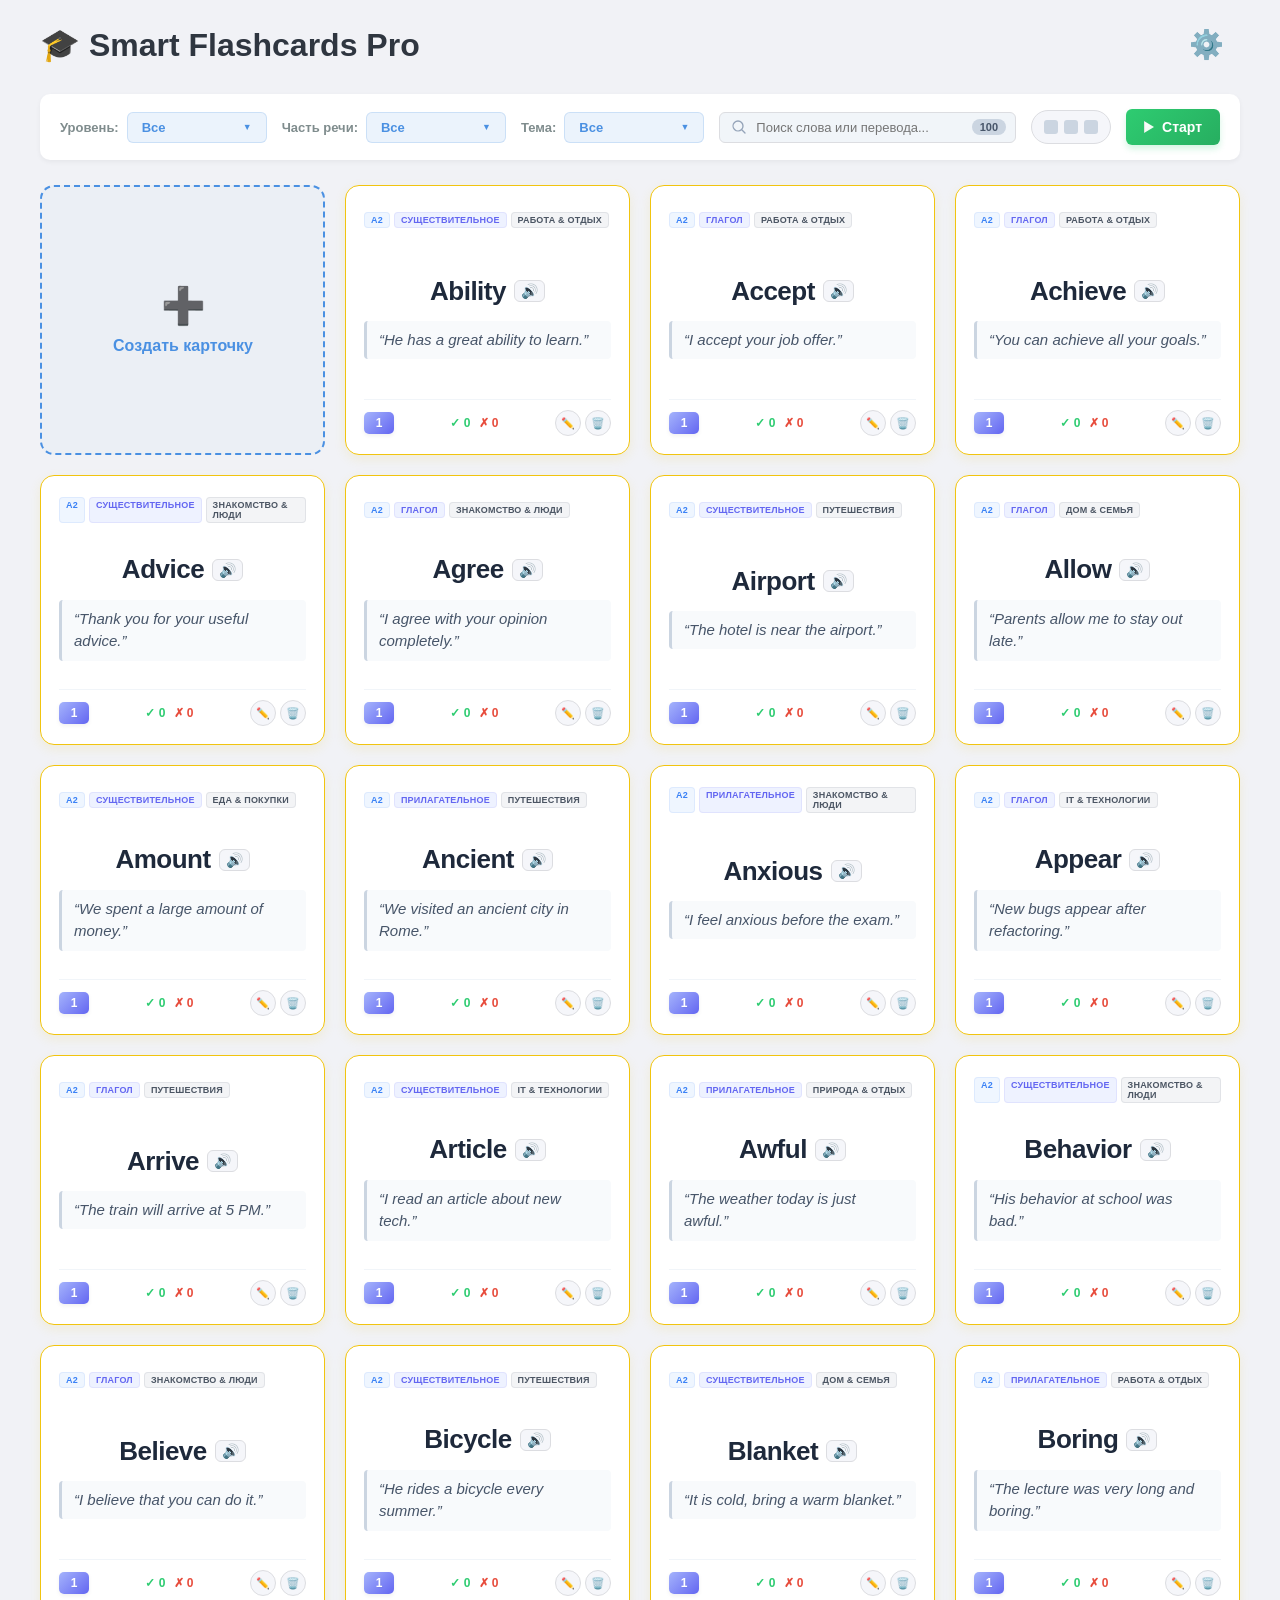
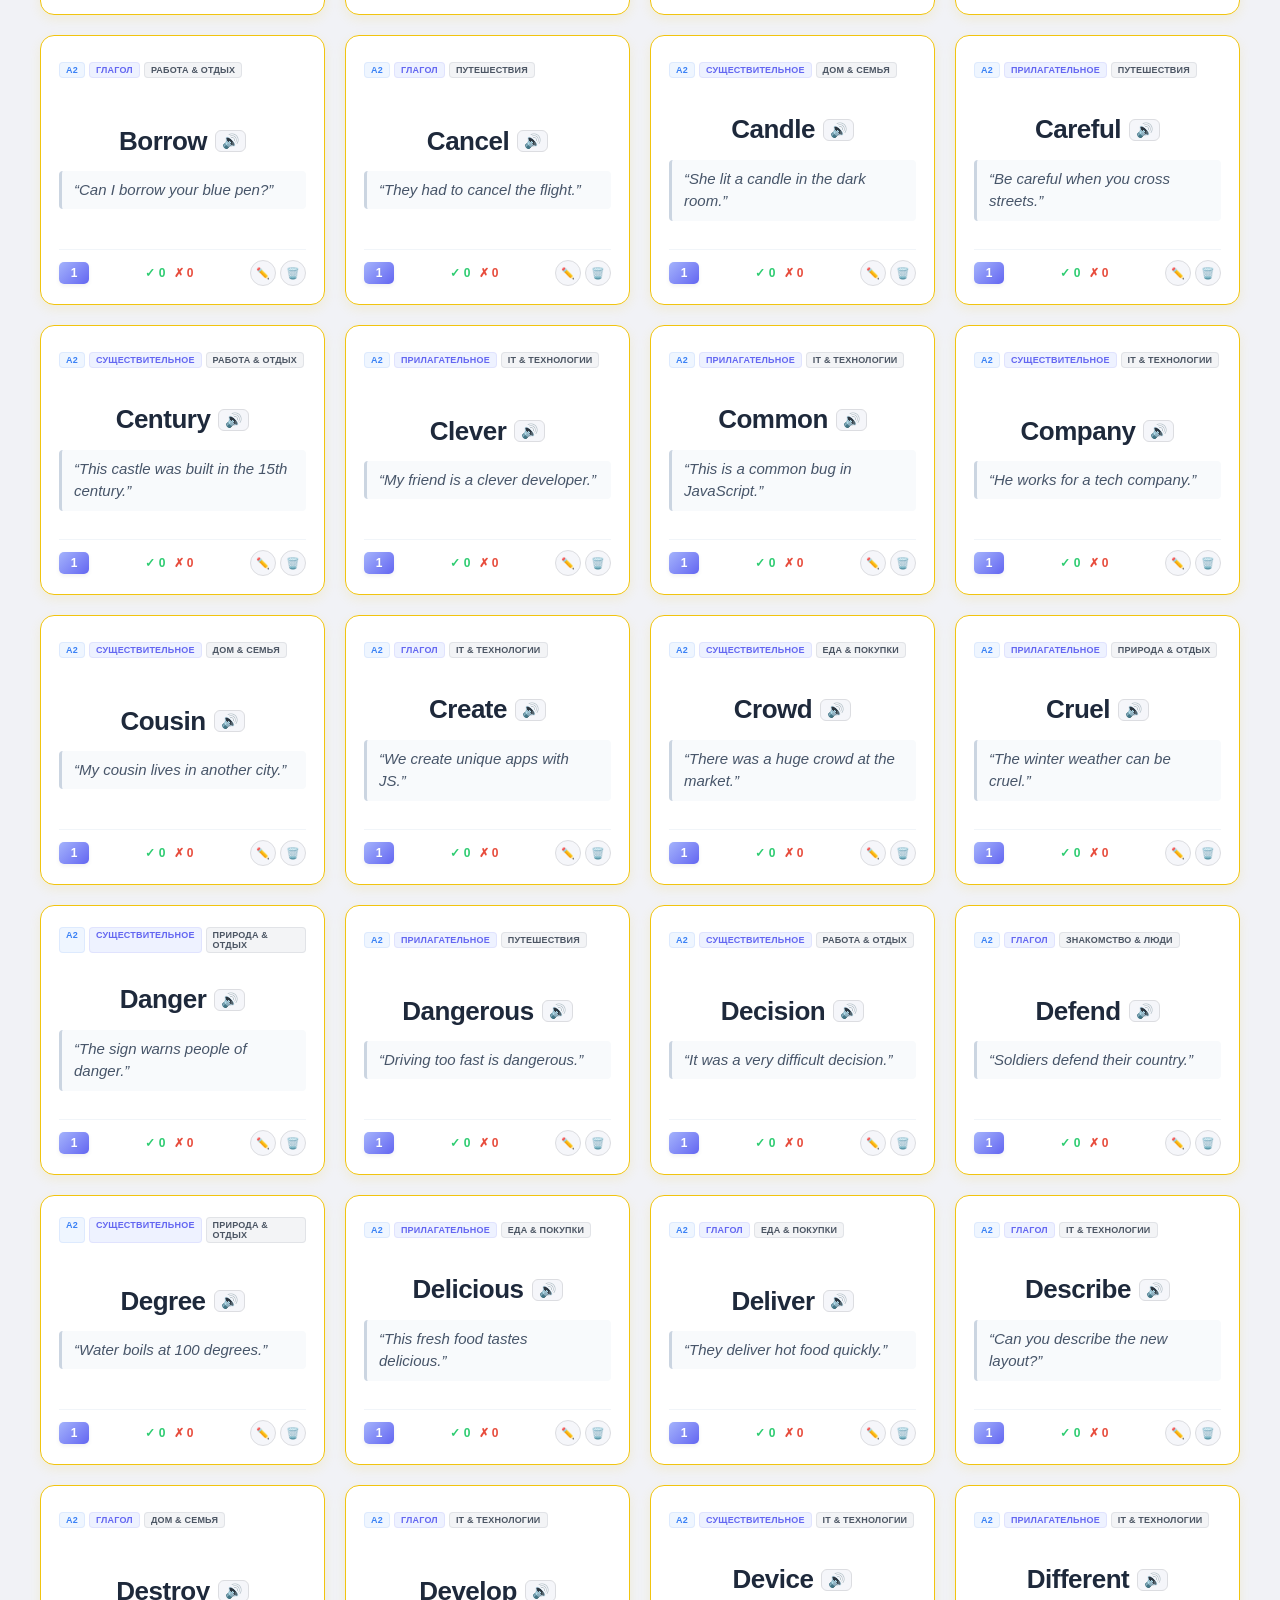
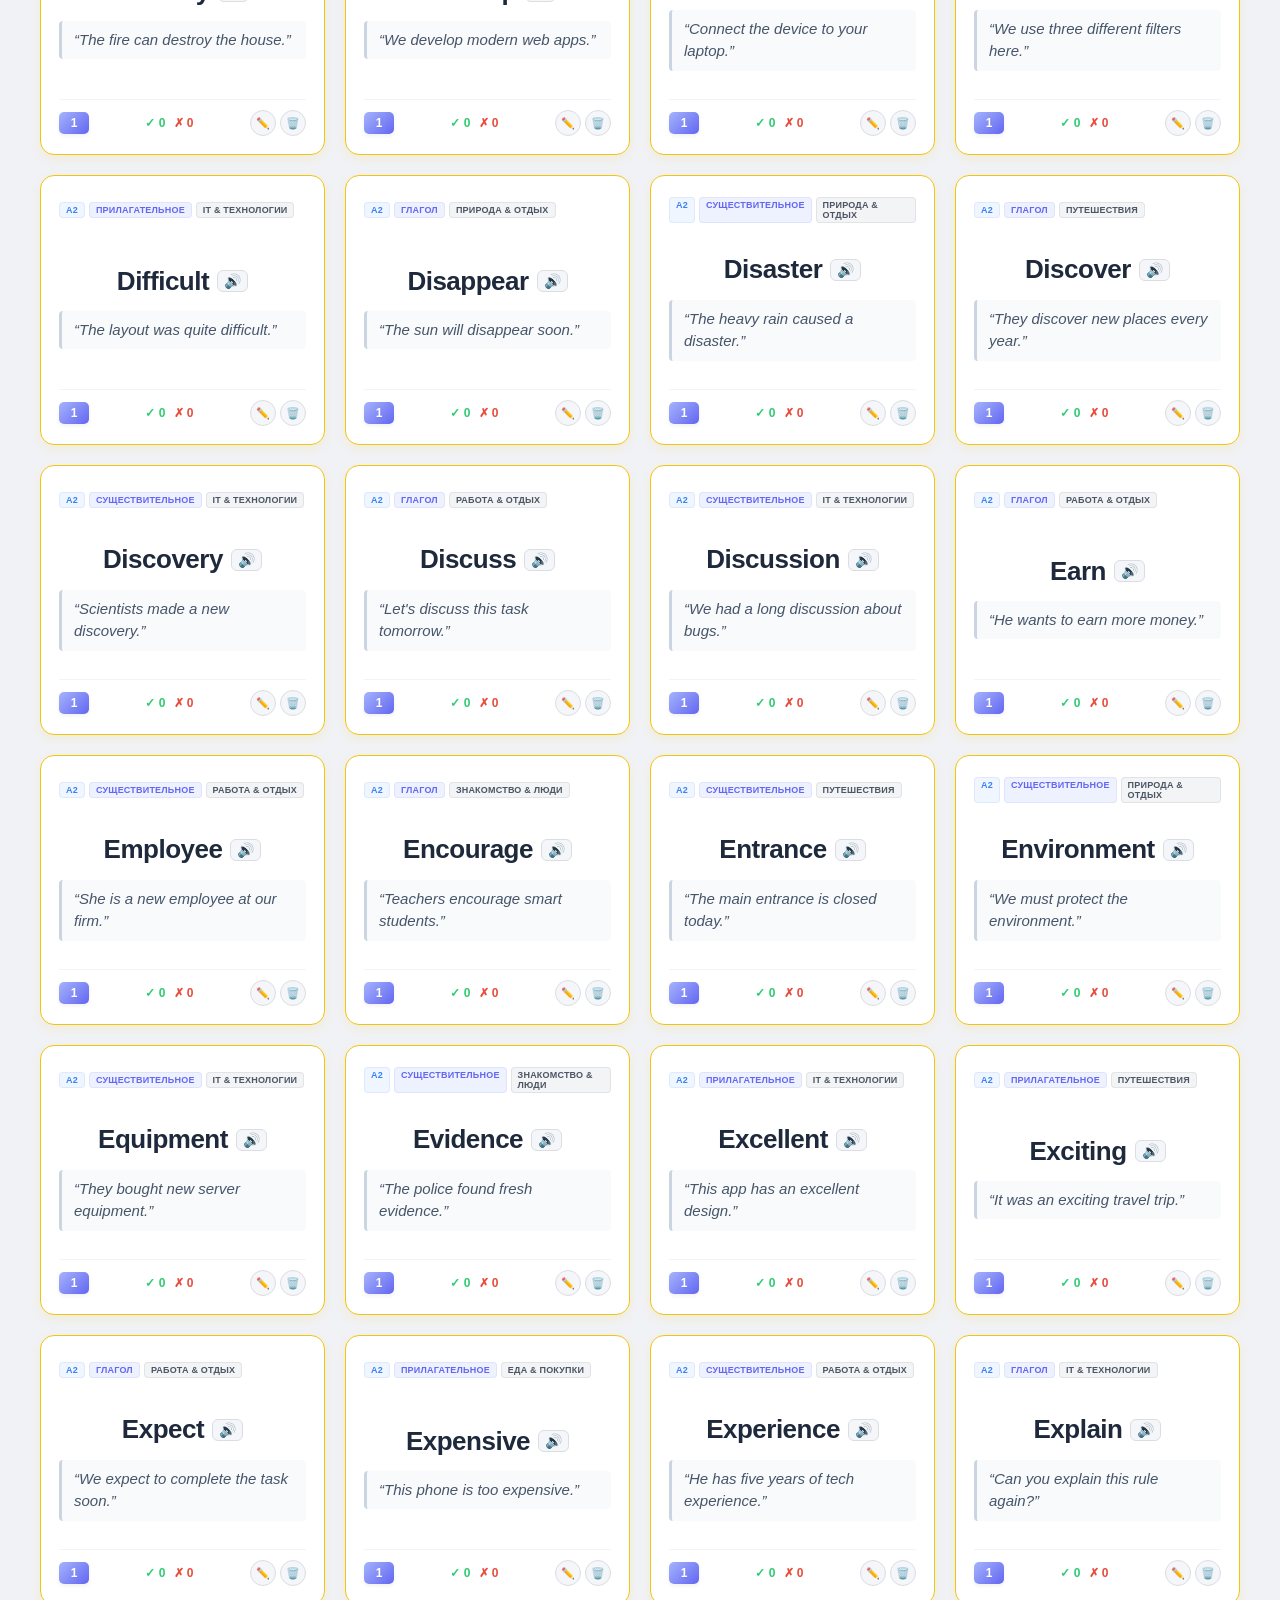
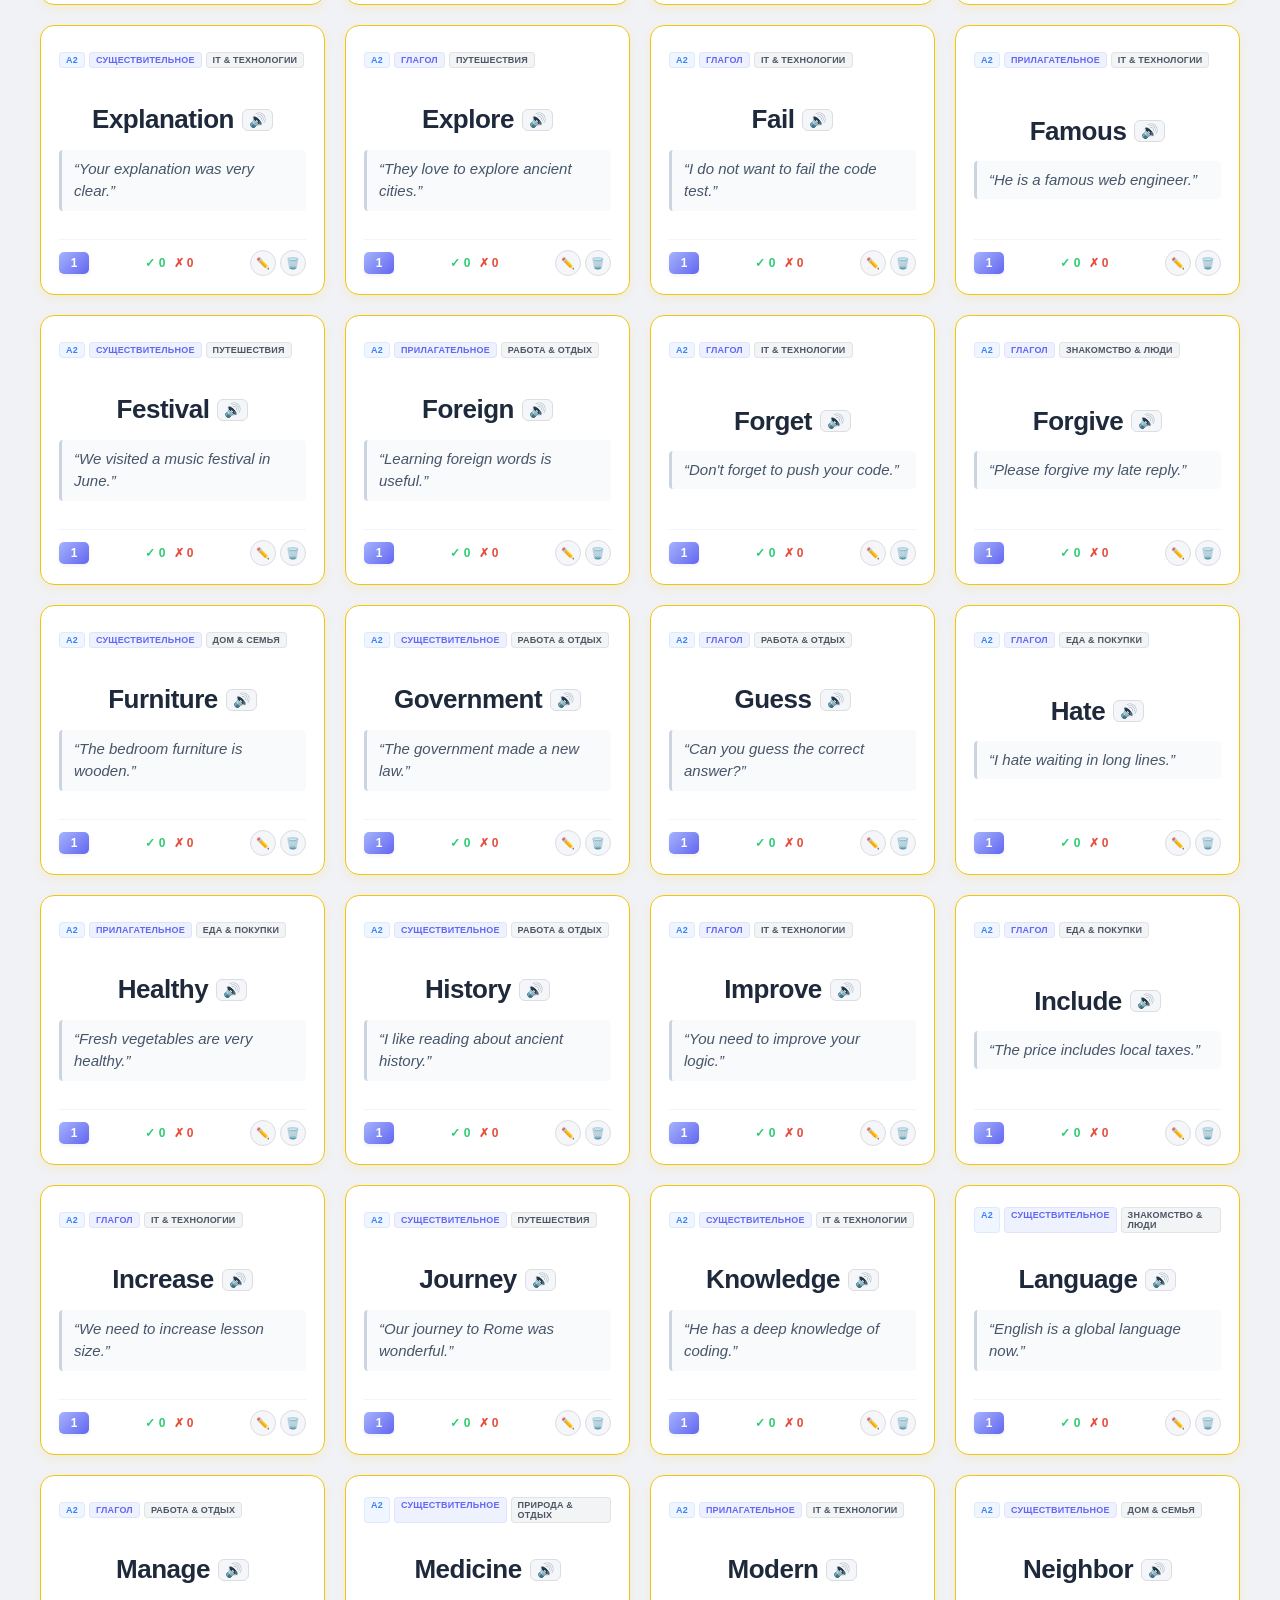
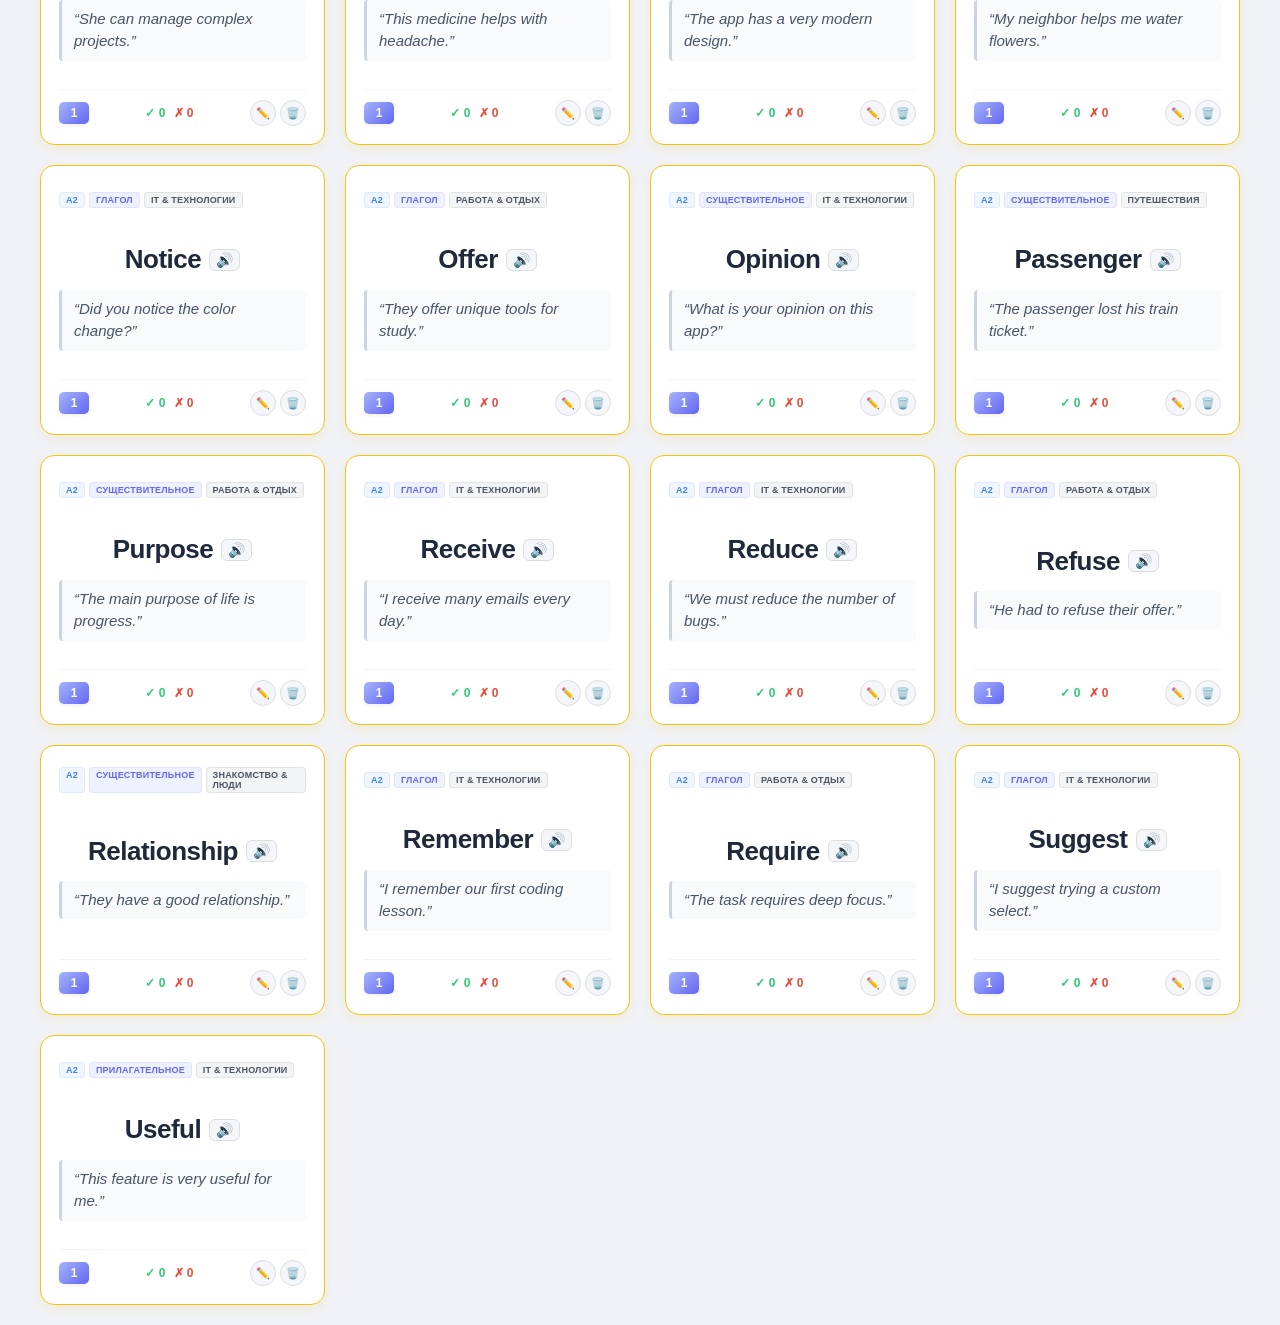
<file: index.html>
<!DOCTYPE html>
<html lang="ru">
<head>
    <meta charset="UTF-8">
    <meta name="viewport" content="width=device-width, initial-scale=1.0">
    <title>Smart Flashcards Pro — Умные карточки</title>
    <link rel="icon" type="image/png" href="./icons8-graduation-cap-96.png">
    
    <link rel="stylesheet" href="theme.css">
    <link rel="stylesheet" href="layout.css">
    <link rel="stylesheet" href="components.css">
    <link rel="stylesheet" href="modals-lesson.css">
</head>
<body>

    <div class="container">
        <!-- Шапка приложения с кнопкой настроек -->
        <header class="app-header">
            <h1>🎓 Smart Flashcards Pro</h1>
            <div class="settings-menu-container">
                <button class="settings-toggle-btn" onclick="UiManager.toggleSettingsMenu(event)">⚙️</button>
                <div class="settings-dropdown" id="settingsDropdown">
                    <div class="settings-item">
                        <label for="lessonSizeSelect">Карточек в уроке:</label>
                        <select id="lessonSizeSelect" onchange="StorageModule.saveLessonSize(this.value)">
                            <option value="5">5</option>
                            <option value="10" selected>10</option>
                            <option value="15">15</option>
                            <option value="20">20</option>
                            <option value="25">25</option>
                        </select>
                    </div>
                    <hr>
                    <button onclick="exportData()">💾 Экспорт данных</button>
                    <input type="file" id="importFileInput" accept=".json" style="display: none;" onchange="importData(event)">
                    <button onclick="document.getElementById('importFileInput').click()">📂 Импорт данных</button>
                </div>
            </div>
        </header>

        <!-- 1. Панель управления (Тройные фильтры + ПОИСК + Прогресс) -->
        <div class="filter-zone" id="controlZone">
            <div class="filter-group">
                <span class="filter-label">Уровень:</span>
                <div class="custom-select-container filter-level-container" id="customSelectContainerLevel">
                    <button class="custom-select-trigger" onclick="UiComboBox.toggleSelect(event, 'customSelectContainerLevel')">
                        <span id="customSelectValueLevel">Все</span><span class="custom-select-arrow">▼</span>
                    </button>
                    <div class="custom-select-options" id="filterLevelOptions"></div>
                </div>
            </div>

            <div class="filter-group">
                <span class="filter-label">Часть речи:</span>
                <div class="custom-select-container filter-partOfSpeech-container" id="customSelectContainerPos">
                    <button class="custom-select-trigger" onclick="UiComboBox.toggleSelect(event, 'customSelectContainerPos')">
                        <span id="customSelectValuePartOfSpeech">Все</span><span class="custom-select-arrow">▼</span>
                    </button>
                    <div class="custom-select-options" id="filterPosOptions"></div>
                </div>
            </div>

            <div class="filter-group">
                <span class="filter-label">Тема:</span>
                <div class="custom-select-container filter-topic-container" id="customSelectContainerTopic">
                    <button class="custom-select-trigger" onclick="UiComboBox.toggleSelect(event, 'customSelectContainerTopic')">
                        <span id="customSelectValueTopic">Все</span><span class="custom-select-arrow">▼</span>
                    </button>
                    <div class="custom-select-options" id="filterTopicOptions"></div>
                </div>
            </div>

            
            <div class="search-group">
                <div class="search-input-wrapper">
                    <!-- Векторная современная лупа (SVG) -->
                    <svg class="search-icon-svg" xmlns="http://w3.org" fill="none" viewBox="0 0 24 24" stroke-width="2" stroke="currentColor">
                        <path stroke-linecap="round" stroke-linejoin="round" d="m21 21-5.197-5.197m0 0A7.5 7.5 0 1 0 5.196 5.196a7.5 7.5 0 0 0 10.604 10.604Z" />
                    </svg>
                    
                    <!-- Поле поиска без текстового эмодзи -->
                    <input type="text" id="appSearchInput" placeholder="Поиск слова или перевода..." oninput="UiCardsRenderer.renderCards()" autocomplete="off">
                    
                    <!-- Счетчик количества -->
                    <span id="searchCounterBadge" class="search-counter-badge">0</span>
                </div>
            </div>


            <div class="daily-progress-box">
                <div class="progress-cubes" id="dailyCubes"></div>
            </div>

            <div class="test-action-group">
                <button class="success-btn" onclick="startLesson()">Старт</button>
            </div>
        </div>

        <!-- 2. Сетка карточек -->
        <div class="grid" id="cardsGrid"></div>

        <!-- Сюда JS динамически внедрит компоненты -->
        <div id="dynamicLessonBoxContainer"></div>
        <div id="dynamicModalContainer"></div>
    </div>

    <script src="storage.js"></script>
    <script src="api.js"></script>
    <script src="lesson-builder.js"></script>
    <script src="lesson-validator.js"></script>
    <script src="lesson-engine.js"></script>
    <script src="ui-core.js"></script>
    <script src="ui-combobox.js"></script>
    <script src="ui-cards-renderer.js"></script>
    <script src="form-handler.js"></script>
    <script src="app.js"></script>
</body>
</html>
</file>
<file: theme.css>
/* Глобальные переменные и системные стили (Theme & Base) */

:root {
    --primary-color: #4a90e2;
    --secondary-color: #f5f6fa;
    --success-color: #2ecc71;
    --danger-color: #e74c3c;
    --text-color: #2f3640;
    --border-color: #dcdde1;
    --bg-color: #f1f2f6;
    --card-bg: #ffffff;
}

* {
    box-sizing: border-box;
    margin: 0;
    padding: 0;
    font-family: 'Segoe UI', Tahoma, Geneva, Verdana, sans-serif;
}

body {
    background-color: var(--bg-color);
    color: var(--text-color);
    padding: 20px;
}

.container {
    max-width: 1200px;
    margin: 0 auto;
}

hr {
    border: none;
    border-top: 1px solid var(--border-color);
}
</file>
<file: layout.css>
/* Макет, фильтры и элементы управления (Layout & Controls) */

/* Шапка приложения */
.app-header {
    display: flex;
    justify-content: space-between;
    align-items: center;
    margin-bottom: 25px;
}

/* Контейнер настроек (Шестеренка) */
.settings-menu-container {
    position: relative;
}

.settings-toggle-btn {
    background: none;
    border: none;
    font-size: 28px;
    cursor: pointer;
    transition: transform 0.3s ease;
}

.settings-toggle-btn:hover { 
    transform: rotate(45deg); 
}

.settings-dropdown {
    display: none;
    position: absolute;
    right: 0;
    top: 40px;
    background-color: var(--card-bg);
    border: 1px solid var(--border-color);
    border-radius: 8px;
    box-shadow: 0 4px 12px rgba(0,0,0,0.15);
    z-index: 100;
    min-width: 180px;
    overflow: hidden;
}

.settings-dropdown.active { 
    display: block; 
}

.settings-dropdown button {
    display: block;
    width: 100%;
    padding: 12px 16px;
    border: none;
    background: none;
    text-align: left;
    cursor: pointer;
    font-size: 14px;
    color: var(--text-color);
    transition: background 0.2s ease;
}

.settings-dropdown button:hover { 
    background-color: var(--secondary-color); 
}

.settings-item {
    padding: 12px 16px;
    font-size: 13px;
    display: flex;
    flex-direction: column;
    gap: 6px;
}
.settings-item select { 
    width: 100%; 
    padding: 4px; 
}

/* Зона управления (Фильтры) - Режим ПК */
.filter-zone {
    display: flex;
    flex-wrap: wrap;
    gap: 15px;
    background-color: var(--card-bg);
    padding: 15px 20px;
    border-radius: 10px;
    margin-bottom: 25px;
    align-items: center; 
    box-shadow: 0 2px 5px rgba(0,0,0,0.05);
}

.filter-group {
    display: flex;
    align-items: center;
    gap: 8px;
}

/* Базовые стили полей ввода и селектов */
select, input[type="text"] {
    padding: 8px 12px;
    border: 1px solid var(--border-color);
    border-radius: 6px;
    outline: none;
    font-size: 14px;
}

.filter-label {
    font-size: 13px;
    font-weight: bold;
    color: #7f8c8d;
}

.search-group {
    flex-grow: 1; 
    min-width: 220px;
}

.search-input-wrapper {
    position: relative;
    width: 100%;
    display: flex;
    align-items: center;
}

/* Стили для новой тонкой векторной лупы */
.search-icon-svg {
    position: absolute;
    left: 12px;
    width: 16px;
    height: 16px;
    color: #94a3b8; /* Спокойный стальной цвет */
    pointer-events: none;
    transition: color 0.2s ease;
}

#appSearchInput {
    width: 100%;
    font-size: 13px;
    padding: 7px 45px 7px 36px; 
    background-color: #f1f5f9; 
    border: 1px solid var(--border-color);
    border-radius: 6px;
    font-weight: 500;
    transition: background-color 0.2s, border-color 0.2s, box-shadow 0.2s;
}

/* При фокусе на поле лупа тоже красиво подсвечивается синим */
.search-input-wrapper:focus-within .search-icon-svg {
    color: #4a90e2;
}

#appSearchInput:focus {
    background-color: #ffffff;
    border-color: #4a90e2;
    box-shadow: 0 0 0 3px rgba(74, 144, 226, 0.1);
}

.search-counter-badge {
    position: absolute;
    right: 10px;
    background-color: #cbd5e1; 
    color: #475569;
    font-size: 11px;
    font-weight: bold;
    padding: 2px 8px;
    border-radius: 12px; 
    min-width: 22px;
    text-align: center;
    pointer-events: none; 
    font-family: Arial, sans-serif;
}


/* --- СТИЛИЗАЦИЯ КАСТОМНЫХ ВЫПАДАЮЩИХ КОМБОБОКСОВ --- */
.custom-select-container {
    position: relative;
    min-width: 140px;
}

.custom-select-trigger {
    width: 100%;
    display: flex;
    justify-content: space-between;
    align-items: center;
    padding: 7px 14px;
    font-size: 13px;
    font-weight: 600;
    color: #4a90e2;
    background-color: #ebf3fc;
    border: 1px solid rgba(74, 144, 226, 0.2);
    border-radius: 6px; 
    cursor: pointer;
    transition: background-color 0.2s, border-color 0.2s;
}

.custom-select-trigger:hover {
    background-color: #e1effe;
    border-color: #4a90e2;
}

.custom-select-arrow {
    font-size: 9px;
    color: #4a90e2;
    margin-left: 10px;
    transition: transform 0.2s ease;
}

.custom-select-container.open .custom-select-arrow {
    transform: rotate(180deg);
}

.custom-select-options {
    display: none;
    position: absolute;
    top: calc(100% + 5px);
    left: 0;
    width: 100%;
    background-color: var(--card-bg);
    border: 1px solid var(--border-color);
    border-radius: 6px;
    box-shadow: 0 4px 15px rgba(0, 0, 0, 0.1);
    z-index: 200;
    max-height: 200px;
    overflow-y: auto;
}

.custom-select-container.open .custom-select-options {
    display: block;
}

.custom-select-option {
    padding: 10px 14px;
    font-size: 13px;
    font-weight: 500;
    color: var(--text-color);
    cursor: pointer;
    transition: background-color 0.15s, color 0.15s;
    text-align: left;
}

.custom-select-option:hover {
    background-color: #f0f4f9;
    color: #4a90e2;
}

/* Базовые кнопки */
button {
    padding: 8px 16px;
    border: none;
    border-radius: 6px;
    cursor: pointer;
    font-weight: 600;
    font-size: 14px;
    transition: opacity 0.2s;
}
button:hover { opacity: 0.9; }
button.secondary { background-color: var(--secondary-color); color: var(--text-color); border: 1px solid var(--border-color); }
button.primary-btn { background-color: var(--primary-color); color: white; padding: 10px 20px; }

/* Дневные кубики и счётчик уроков */
.daily-progress-box {
    display: flex;
    align-items: center;
    justify-content: center;
    background-color: var(--secondary-color);
    padding: 6px 12px;
    border-radius: 20px;
    border: 1px solid var(--border-color);
    min-height: 34px; 
}

.progress-cubes { 
    display: flex; 
    gap: 6px; 
    flex-wrap: wrap; 
}

.progress-cube { 
    width: 14px; 
    height: 14px; 
    background-color: #cbd5e1; 
    border-radius: 3px; 
    transition: background-color 0.4s ease; 
}

.progress-cube.completed { 
    background-color: var(--success-color); 
    box-shadow: 0 0 6px rgba(46, 204, 113, 0.4); 
}

/* Блок кнопки намертво прижат к правому краю (ПК Режим) */
.test-action-group {
    margin-left: auto; 
}

button.success-btn {
    display: inline-flex;
    align-items: center;
    justify-content: center;
    gap: 8px;
    background: linear-gradient(135deg, #2ecc71, #27ae60);
    color: white;
    padding: 10px 18px;
    font-size: 14px;
    font-weight: bold;
    border-radius: 6px;
    box-shadow: 0 4px 6px rgba(46, 204, 113, 0.2);
    transition: transform 0.1s, box-shadow 0.2s;
    white-space: nowrap; 
}

button.success-btn:hover {
    box-shadow: 0 6px 12px rgba(46, 204, 113, 0.3);
    transform: translateY(-1px);
}

button.success-btn:active {
    transform: translateY(0);
}

button.success-btn::before {
    content: '';
    display: inline-block;
    width: 10px;
    height: 12px;
    clip-path: polygon(0% 0%, 100% 50%, 0% 100%); 
    background: linear-gradient(135deg, #ffffff, #e8fced); 
    box-shadow: inset 1px 1px 1px rgba(0,0,0,0.1);
}

/* Сетка карточек */
.grid {
    display: grid;
    grid-template-columns: repeat(auto-fill, minmax(260px, 1fr));
    gap: 20px;
}

/* --- УМНАЯ АДАПТИВНОСТЬ ДЛЯ МОБИЛЬНЫХ ЭКРАНОВ --- */
@media (max-width: 768px) {
    .filter-zone {
        flex-direction: column;
        align-items: stretch; 
        gap: 12px;
        padding: 15px;
    }

    .filter-zone .filter-group {
        display: flex;
        justify-content: space-between; 
        width: 100%;
    }

    .filter-zone .custom-select-container {
        flex-grow: 1;
        max-width: 65%; 
    }

    /* ИСПРАВЛЕНО: Строка поиска на мобильных занимает отдельную полноценную строчку */
    .search-group {
        width: 100%;
        margin: 4px 0;
    }

    /* Ряд подвала (кубики + кнопка) */
    .daily-progress-box {
        width: auto;
        flex-grow: 1; 
        justify-content: center;
    }

    .test-action-group {
        margin-left: 0;
        display: flex;
    }

    button.success-btn {
        width: 100%; 
        padding: 12px 20px; 
    }
}
</file>
<file: components.css>
/* Интерактивные компоненты и карточки (Cards & Components) */

.card-container {
    perspective: 1000px;
    /* ИСПРАВЛЕНО: Увеличена минимальная высота карточки для свободного размещения крупного текста */
    min-height: 270px; 
    display: flex;
}

.card {
    width: 100%;
    position: relative;
    transform-style: preserve-3d;
    transition: transform 0.6s;
    cursor: pointer;
    display: flex;
}
.card.flipped { transform: rotateY(180deg); }

.card-front, .card-back {
    position: absolute;
    width: 100%;
    height: 100%;
    backface-visibility: hidden;
    background-color: var(--card-bg);
    border-radius: 14px;
    padding: 18px;
    box-shadow: 0 4px 12px rgba(0,0,0,0.04);
    border: 1px solid var(--border-color);
    display: flex;
    flex-direction: column;
    justify-content: space-between;
}
.card-back { transform: rotateY(180deg); background-color: #fbfcfd; }

/* Пустая карточка (Заглушка) */
.card-add-placeholder {
    border: 2px dashed var(--primary-color);
    background-color: rgba(74, 144, 226, 0.03);
    border-radius: 14px;
    display: flex;
    align-items: center;
    justify-content: center;
    transition: background 0.3s, transform 0.2s;
    min-height: 270px;
}
.card-add-placeholder:hover { background-color: rgba(74, 144, 226, 0.08); transform: translateY(-2px); }
.card-add-content { display: flex; flex-direction: column; align-items: center; gap: 10px; color: var(--primary-color); font-weight: bold; }
.plus-icon { font-size: 36px; }

/* Шапка карточки */
.card-header-row { 
    display: flex; 
    justify-content: space-between; 
    align-items: center; 
    width: 100%; 
    min-height: 32px; 
}

/* ИСПРАВЛЕНО: Компактные мини-теги параметров, убранные в верхний левый угол */
.card-header-tags {
    display: flex;
    gap: 4px;
}

.tag-mini {
    font-size: 9px;
    padding: 2px 6px;
    border-radius: 4px;
    font-weight: bold;
    text-transform: uppercase;
    letter-spacing: 0.2px;
}
.tag-lvl { color: #3b82f6; background-color: #eff6ff; border: 1px solid rgba(59, 130, 246, 0.1); }
.tag-pos { color: #6366f1; background-color: #eef2ff; border: 1px solid rgba(99, 102, 241, 0.1); }
.tag-topic { color: #4b5563; background-color: #f3f4f6; border: 1px solid rgba(75, 85, 99, 0.1); }

.audio-btn {
    position: static; background: none; font-size: 16px; padding: 4px 8px; border-radius: 4px; border: 1px solid transparent; transition: background-color 0.2s;
}
.audio-btn:hover { background-color: var(--secondary-color); border-color: var(--border-color); }

/* ИСПРАВЛЕНО: Центральный контент карточки с акцентом на слово и пример */
.card-content { 
    text-align: center; 
    flex-grow: 1; 
    display: flex; 
    flex-direction: column; 
    justify-content: center; 
    align-items: center;
    gap: 14px;
    width: 100%;
}

/* ИСПРАВЛЕНО: Крупный, красивый шрифт для главного слова и перевода */
.main-card-word {
    font-size: 26px;
    font-weight: 800;
    color: #1e293b;
    letter-spacing: -0.5px;
    line-height: 1.2;
}
.main-card-word.target-translation {
    color: #0f172a;
}

/* ИСПРАВЛЕНО: Стильный, крупный цитатный блок для примера использования слова */
.card-example-box {
    font-size: 15px;
    font-weight: 500;
    color: #475569;
    font-style: italic;
    line-height: 1.5;
    background-color: #f8fafc; /* Пастельная серая подложка-цитата */
    border-left: 3px solid #cbd5e1;
    padding: 8px 12px;
    border-radius: 4px;
    width: 100%;
    max-width: 100%;
    text-align: left;
}

/* ИСПРАВЛЕНО: Стильный блок для перевода примера на обратной стороне */
.card-example-box.translation-box {
    color: #64748b;
    background-color: #f1f5f9;
    border-left: 3px solid #94a3b8;
    font-weight: normal;
}

/* Футер карточки */
.card-footer-row { 
    display: flex; 
    justify-content: space-between; 
    align-items: center; 
    width: 100%; 
    margin-top: auto; 
    padding-top: 10px;
    border-top: 1px solid #f1f5f9;
}

/* Статистика перенесена вниз */
.card-stats {
    display: flex;
    gap: 8px;
    font-size: 12px;
    font-weight: bold;
}
.stat-ok { color: var(--success-color); }
.stat-fail { color: var(--danger-color); }

.card-toolbar { 
    display: flex; 
    gap: 4px; 
}

.icon-btn {
    display: flex;
    align-items: center;
    justify-content: center;
    width: 26px;
    height: 26px;
    border-radius: 50%; 
    background-color: var(--secondary-color);
    border: 1px solid var(--border-color);
    font-size: 11px;
    padding: 0;
    transition: background-color 0.2s, transform 0.1s;
}
.icon-btn:hover { background-color: #e2e4eb; transform: scale(1.05); }
.icon-btn.btn-delete:hover { background-color: #ffdad6; border-color: var(--danger-color); }

.card.due-card .card-front { border: 1.5px solid #f1c40f; box-shadow: 0 4px 12px rgba(241, 196, 15, 0.12); }

/* Выученные карточки (Lvl 6) */
.card.archived-card { cursor: default; }
.card.archived-card .card-front { border: 2px solid #2ecc71; background-color: #f8fff9; opacity: 0.6; box-shadow: none; transition: opacity 0.3s; }
.card.archived-card:hover .card-front { opacity: 1; }
.card.archived-card .audio-btn { opacity: 0.7; }
.card.archived-card .audio-btn:hover { opacity: 1; }

/* Плитки уровней интервалов */
.lvl-badge {
    display: flex; align-items: center; justify-content: center; width: 30px; height: 22px; border-radius: 5px; color: white; font-size: 12px;
    font-family: 'Impact', 'Arial Black', sans-serif; font-weight: 900; box-shadow: 0 2px 4px rgba(0, 0, 0, 0.06); user-select: none; text-shadow: 1px 1px 1px rgba(0, 0, 0, 0.05);
}
.lvl-badge-1 { background: linear-gradient(135deg, #a5b4fc, #6366f1); } 
.lvl-badge-2 { background: linear-gradient(135deg, #f472b6, #ec4899); } 
.lvl-badge-3 { background: linear-gradient(135deg, #38bdf8, #0284c7); } 
.lvl-badge-4 { background: linear-gradient(135deg, #2dd4bf, #0d9488); } 
.lvl-badge-5 { background: linear-gradient(135deg, #c084fc, #9333ea); } 

.master-badge {
    background: linear-gradient(135deg, #34d399, #059669); color: white; font-size: 10px; font-weight: bold; padding: 4px 8px; border-radius: 5px; box-shadow: 0 2px 4px rgba(52, 211, 153, 0.15); text-transform: uppercase; letter-spacing: 0.5px;
}

/* Дополнительные стили для инлайновой кнопки звука по центру */
.main-card-word-row {
    display: flex;
    align-items: center;
    justify-content: center;
    gap: 8px; /* Расстояние между словом и спикером */
    width: 100%;
}

.audio-btn.inline-audio {
    padding: 2px 6px;
    font-size: 14px;
    background-color: var(--secondary-color);
    border: 1px solid var(--border-color);
    border-radius: 6px;
    cursor: pointer;
    transition: background-color 0.2s, transform 0.1s;
}

.audio-btn.inline-audio:hover {
    background-color: #e2e4eb;
    transform: scale(1.05);
}
</file>
<file: modals-lesson.css>
/* Всплывающие окна и интерфейс тренировок (Modals & Lesson UI) */

/* Модальное окно создания карточки */
.modal-overlay {
    position: fixed;
    top: 0; left: 0; width: 100%; height: 100%;
    background-color: rgba(0,0,0,0.5);
    display: flex; align-items: center; justify-content: center; z-index: 1000;
    opacity: 0; pointer-events: none; transition: opacity 0.3s ease;
}
.modal-overlay.active { opacity: 1; pointer-events: auto; }

.modal-content {
    background-color: var(--card-bg); padding: 30px; border-radius: 12px; width: 100%; max-width: 500px; position: relative; box-shadow: 0 10px 25px rgba(0,0,0,0.2); display: flex; flex-direction: column; gap: 15px;
}
.close-modal-btn { position: absolute; top: 15px; right: 15px; background: none; font-size: 18px; color: #95a5a6; }

.flex-row { display: flex; gap: 10px; }
.flex-row input { flex: 1; }
.flex-row.stack { flex-direction: column; }

.variants-box { background-color: var(--secondary-color); padding: 10px; border-radius: 6px; font-size: 13px; }
.variants-list { display: flex; flex-wrap: wrap; gap: 8px; margin-top: 5px; }
.variant-item { display: flex; align-items: center; gap: 4px; background-color: white; padding: 4px 8px; border-radius: 4px; border: 1px solid var(--border-color); cursor: pointer; }
.modal-footer { display: flex; justify-content: flex-end; margin-top: 10px; }

/* Игровой блок урока */
.test-box {
    background-color: var(--card-bg); padding: 30px; border-radius: 12px; text-align: center; box-shadow: 0 4px 10px rgba(0,0,0,0.05); max-width: 600px; margin: 40px auto 0;
}
.progress-container { background-color: var(--secondary-color); height: 8px; border-radius: 4px; margin-bottom: 20px; overflow: hidden; }
.progress-bar { background-color: var(--success-color); height: 100%; width: 0; transition: width 0.3s ease; }
.test-exercise-label { font-size: 14px; color: #7f8c8d; margin-bottom: 5px; }
.test-word { font-size: 32px; font-weight: bold; margin-bottom: 15px; }
.test-input { width: 80%; max-width: 300px; text-align: center; font-size: 18px; padding: 10px; margin-bottom: 15px; }
.choices-grid { display: grid; grid-template-columns: 1fr 1fr; gap: 10px; max-width: 400px; margin: 0 auto 15px; }
.choice-btn { padding: 12px; background-color: var(--secondary-color); font-weight: bold; color: var(--text-color); }
.choice-btn.correct { background-color: var(--success-color); color: white; }
.choice-btn.wrong { background-color: var(--danger-color); color: white; }
.feedback { font-weight: bold; margin-top: 15px; font-size: 18px; min-height: 24px; }

/* --- СТИЛИ ДЛЯ ИНТЕРАКТИВНОЙ РАЗВИЛКИ TEST OUT --- */
.test-out-confirm-box {
    background-color: #fcf9ff; /* Нежная фиолетовая подложка */
    border: 1px dashed #a29bfe;
    padding: 20px;
    border-radius: 8px;
    margin: 15px auto;
    max-width: 450px;
}

.test-out-title {
    font-size: 16px;
    font-weight: bold;
    color: #6c5ce7;
    margin-bottom: 8px;
}

.test-out-subtitle {
    font-size: 13px;
    color: #7f8c8d;
    line-height: 1.4;
    margin-bottom: 15px;
}

.test-out-buttons {
    display: flex;
    justify-content: center;
    gap: 10px;
}

/* Красивая неоново-фиолетовая кнопка вызова */
button.purple-btn {
    background: linear-gradient(135deg, #a29bfe, #6c5ce7);
    color: white;
    font-weight: bold;
    box-shadow: 0 4px 6px rgba(108, 92, 231, 0.2);
}

/* --- ЖЁСТКИЙ РЕЖИМ (HARD MODE) ДЛЯ ТРЕНИРОВОЧНОГО БОКСА --- */
.test-box.hard-mode {
    border: 2px solid #6c5ce7; /* Сочная фиолетовая обводка формы */
    background-color: #faf9ff;
    /* Элегантное пульсирующее неоновое свечение */
    animation: purplePulse 2s infinite alternate; 
    transition: border-color 0.5s ease, box-shadow 0.5s ease;
}

@keyframes purplePulse {
    0% {
        box-shadow: 0 4px 10px rgba(0,0,0,0.05), 0 0 5px rgba(108, 92, 231, 0.1);
    }
    100% {
        box-shadow: 0 4px 10px rgba(0,0,0,0.05), 0 0 15px rgba(108, 92, 231, 0.4);
    }
}

/* Перекрашиваем прогресс-бар в фиолетовый цвет во время жесткой проверки */
.test-box.hard-mode .progress-bar {
    background-color: #6c5ce7;
}
</file>
